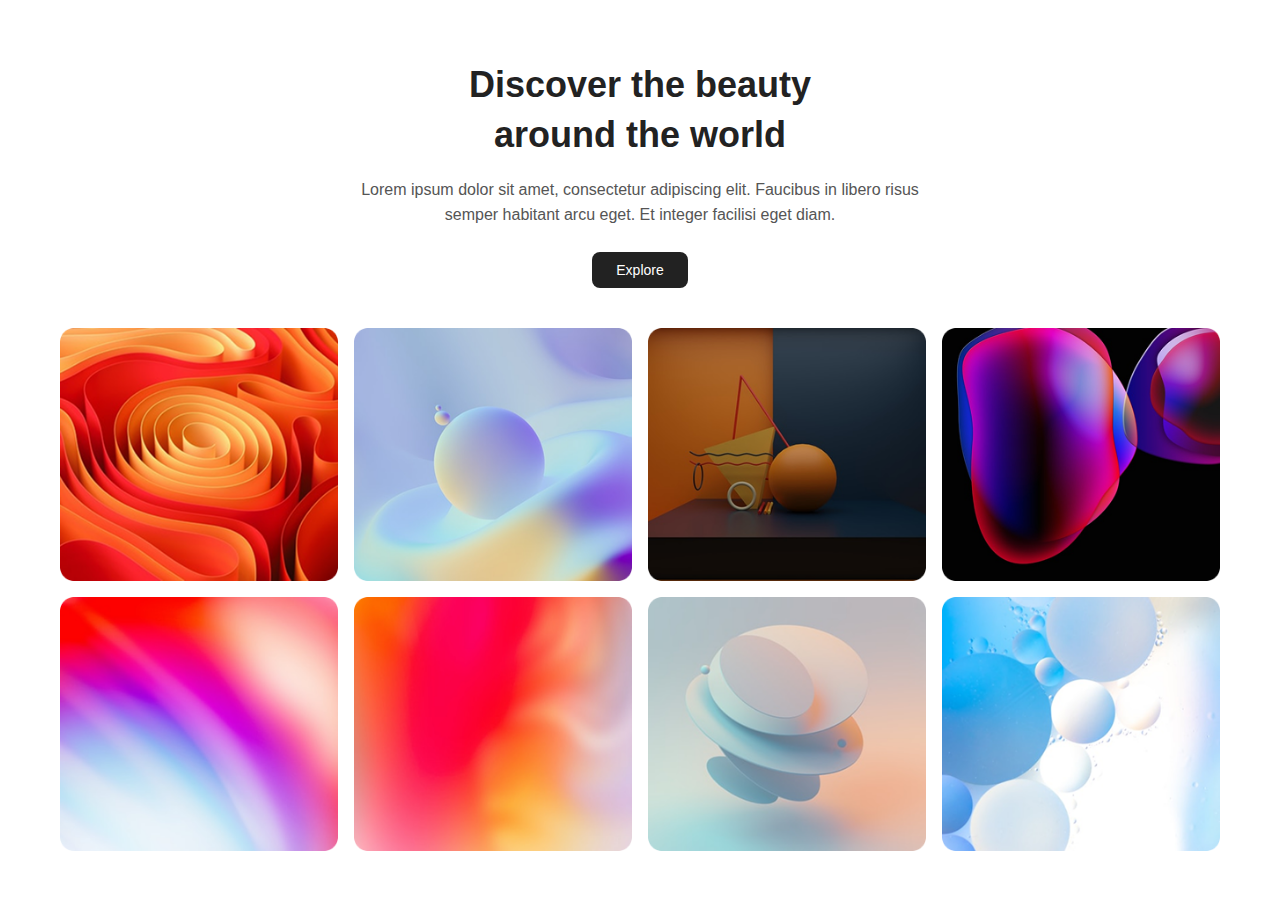
<file: 1.index.html>
<!DOCTYPE html>
<html lang="en">
<head>
  <meta charset="UTF-8" />
  <meta name="viewport" content="width=device-width, initial-scale=1.0"/>
  <title>Gallery</title>
  <link rel="stylesheet" href="css/normalize.css">
  <link rel="stylesheet" href="css/1.style.css"/>
</head>
<body>
  <section class="gallery-section">
    <div class="text-content">
      <h1>Discover the beauty<br>around the world</h1>
      <p>Lorem ipsum dolor sit amet, consectetur adipiscing elit. Faucibus in libero risus semper habitant arcu eget. Et integer facilisi eget diam.</p>
      <button class="button">Explore</button>
    </div>

    <div class="image-grid">
      <img src="images/images/Rectangle 3.png" alt="Image 1">
      <img src="images/images/Rectangle2.png" alt="Image 2">
      <img src="images/images/Rectangle3.3.png" alt="Image 3">
      <img src="images/images/Rectangle4.png" alt="Image 4">
      <img src="images/images/Rectangle5.png" alt="Image 5">
      <img src="images/images/Rectangle 6.png" alt="Image 6">
      <img src="images/images/Rectangle7.png" alt="Image 7">
      <img src="images/images/Rectangle8.png" alt="Image 8">
    </div>
  </section>
    
</body>
</html>
</file>
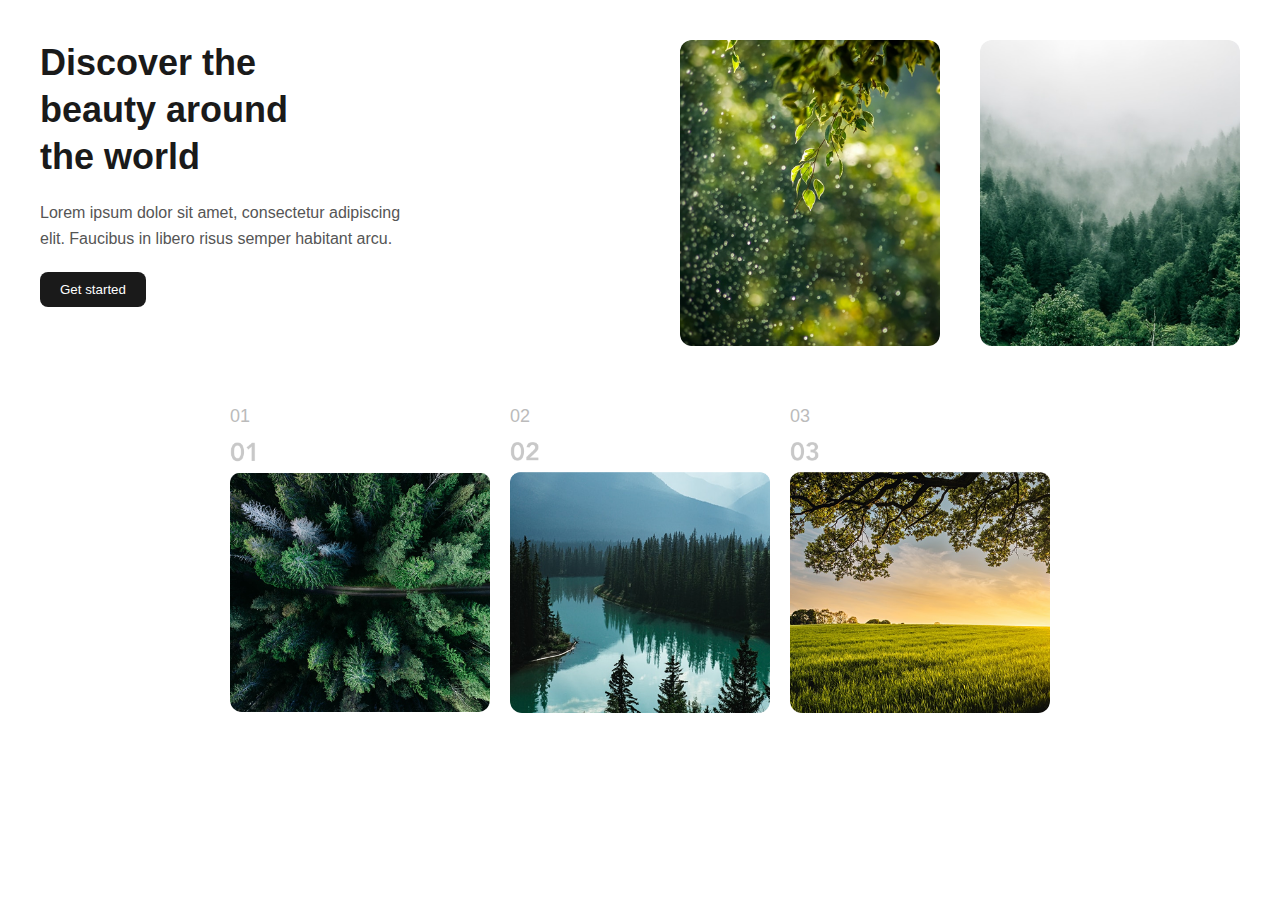
<file: 2.index.html>
<!DOCTYPE html>
<html lang="en">
<head>
  <meta charset="UTF-8" />
  <meta name="viewport" content="width=device-width, initial-scale=1.0"/>
  <title>Nature Gallery</title>
  <link rel="stylesheet" href="css/2.style.css"/>
</head>
<body>
  <section class="hero">
    <div class="text-column">
      <h1>Discover the<br>beauty around<br>the world</h1>
      <p>Lorem ipsum dolor sit amet, consectetur adipiscing elit. Faucibus in libero risus semper habitant arcu.</p>
      <button class="button">Get started</button>
    </div>
    <div class="image-column">
      <img src="images/images/Image left.png" alt="Nature 1" class="tall-img">
      <img src="images/images/Image right.png" alt="Nature 2" class="tall-img">
    </div>
  </section>

  <section class="grid-section">
    <div class="grid-item">
      <span class="number">01</span>
      <img src="images/images/Frame 14155.png" alt="Nature 3">
    </div>
    <div class="grid-item">
      <span class="number">02</span>
      <img src="images/images/Frame 14156.png" alt="Nature 4">
    </div>
    <div class="grid-item">
      <span class="number">03</span>
      <img src="images/images/Frame 14157.png" alt="Nature 5">
    </div>
  </section>
</body>
</html>
</file>
<file: css/1.style.css>
* {
    margin: 0;
    padding: 0;
    box-sizing: border-box;
  }
  
  body {
    font-family: 'Inter', sans-serif;
    background-color: #fff;
    color: #222;
  }
  
  .gallery-section {
    max-width: 1200px;
    margin: 60px auto;
    padding: 0 20px;
    text-align: center;
  }
  
  .text-content h1 {
    font-size: 36px;
    font-weight: 600;
    margin-bottom: 16px;
    line-height: 1.4;
  }
  
  .text-content p {
    font-size: 16px;
    color: #555;
    max-width: 600px;
    margin: 0 auto 24px;
    line-height: 1.6;
  }
  
  .text-content button {
    background-color: #222;
    color: #fff;
    padding: 10px 24px;
    border: none;
    border-radius: 8px;
    font-size: 14px;
    cursor: pointer;
    transition: background 0.3s;
  }
  
  .text-content button:hover {
    background-color: #f00000;
  }
  
  .image-grid {
    margin-top: 40px;
    display: grid;
    grid-template-columns: repeat(auto-fit, minmax(250px, 1fr));
    gap: 16px;
  }
  
  .image-grid img {
    width: 100%;
    border-radius: 12px;
    object-fit: cover;
    display: block;
  }
  
  .button:active{
    background-color: #ffffff;
    color: rgb(0, 0, 0);
    padding: 12px 20px;
    cursor: pointer;
    font-size: 16px;
  }
</file>
<file: css/2.style.css>
* {
    margin: 0;
    padding: 0;
    box-sizing: border-box;
  }
  
  body {
    font-family: 'Inter', sans-serif;
    background-color: #fff;
    color: #1a1a1a;
    padding: 40px 20px;
  }
  
  .hero {
    display: flex;
    flex-wrap: wrap;
    justify-content: space-between;
    align-items: flex-start;
    gap: 40px;
    max-width: 1200px;
    margin: 0 auto 60px;
  }
  
  .text-column {
    flex: 1;
    min-width: 260px;
    max-width: 400px;
  }
  
  .text-column h1 {
    font-size: 36px;
    font-weight: 600;
    line-height: 1.3;
    margin-bottom: 20px;
  }
  
  .text-column p {
    font-size: 16px;
    color: #555;
    margin-bottom: 20px;
    line-height: 1.6;
  }
  
  .text-column button {
    background-color: #1a1a1a;
    color: #fff;
    border: none;
    padding: 10px 20px;
    border-radius: 8px;
    cursor: pointer;
  }
  
  .image-column {
    flex: 2;
    display: flex;
    gap: 40px;
    flex-wrap: wrap;
    justify-content: flex-end;
    
  }
  
  .tall-img {
    width: 260px;
    height: auto;
    border-radius: 12px;
    object-fit: cover;
  }
  
  .grid-section {
    display: flex;
    gap: 20px;
    justify-content: center;
    max-width: 1200px;
    margin: 0 auto;
    flex-wrap: wrap;
  }
  
  .grid-item {
    text-align: left;
    position: relative;
    width: 260px;
  }
  
  .grid-item .number {
    font-size: 18px;
    color: #bbb;
    display: block;
    margin-bottom: 8px;
  }
  
  .grid-item img {
    width: 100%;
    height: auto;
    border-radius: 12px;
    object-fit: cover;
  }
  .button:hover{
    background-color: #05c3fd;
  }
  .button:active{
    background-color: green;
  }
</file>
